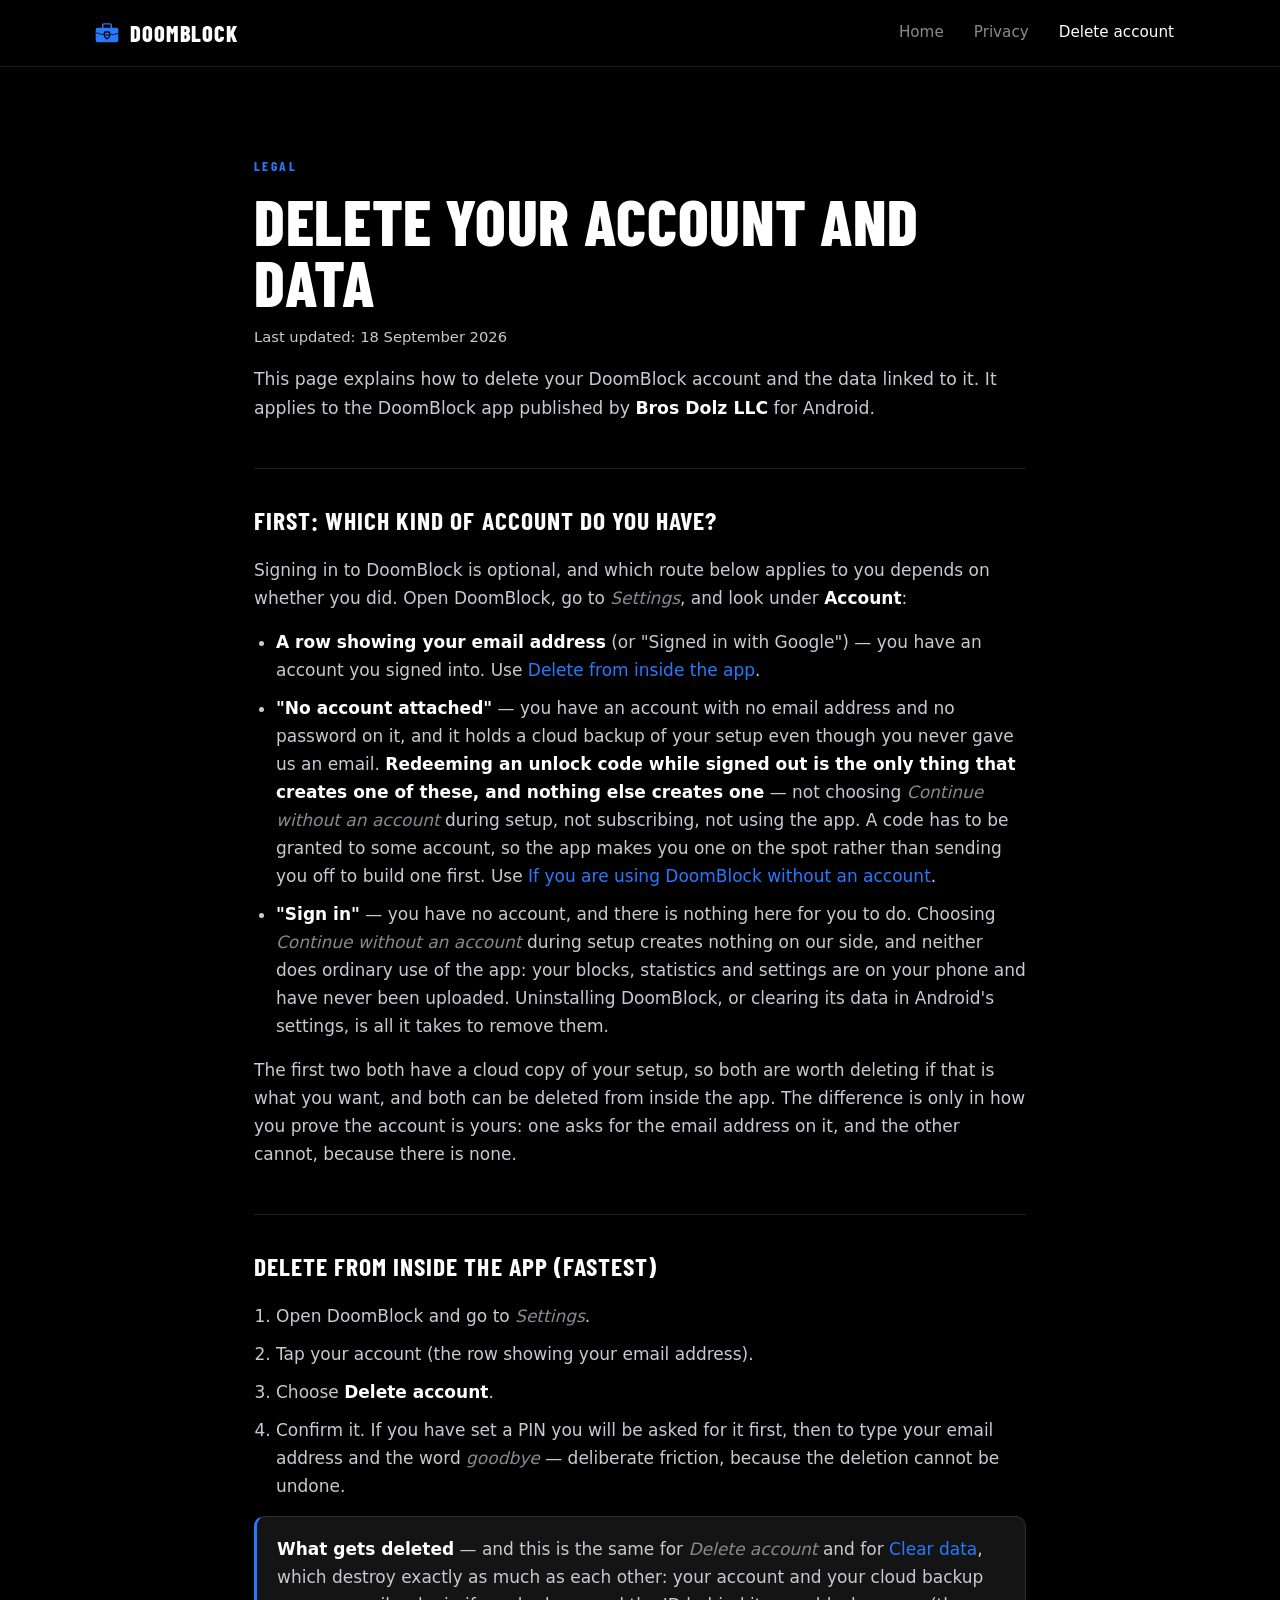
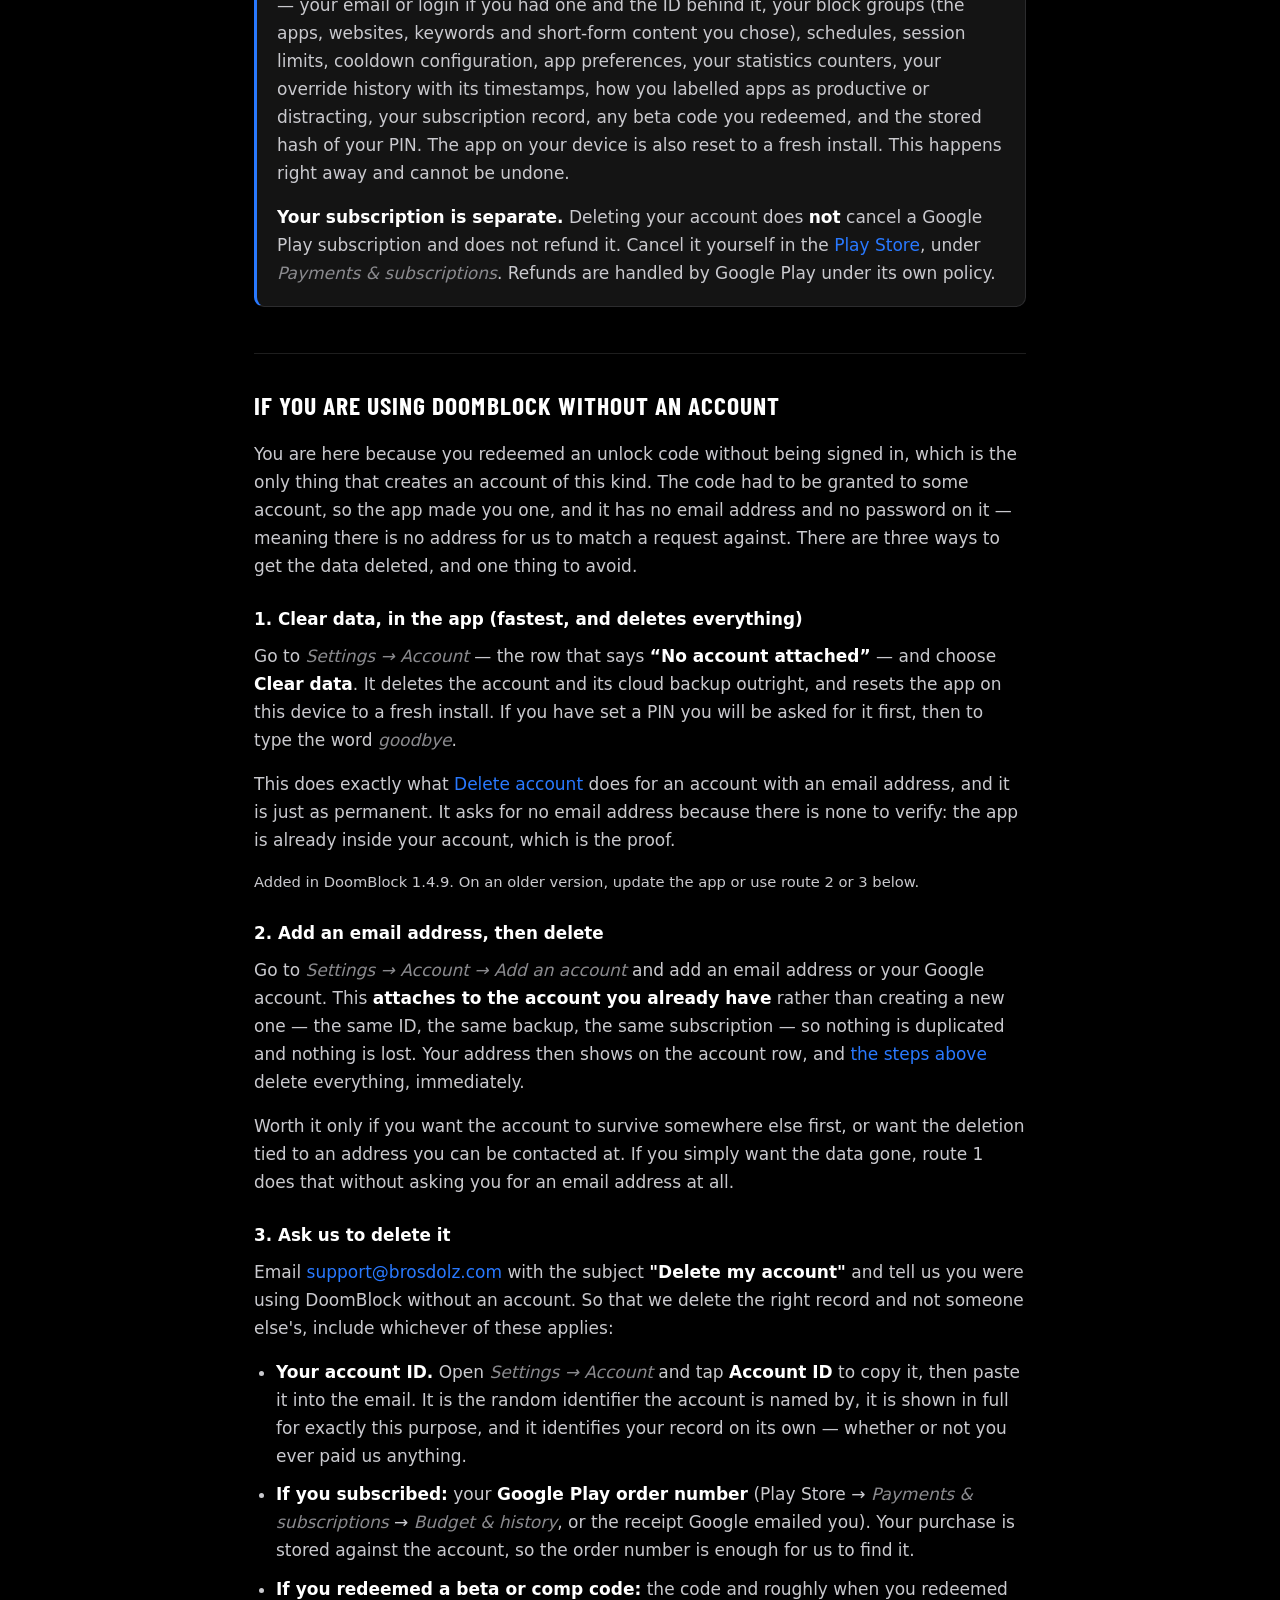
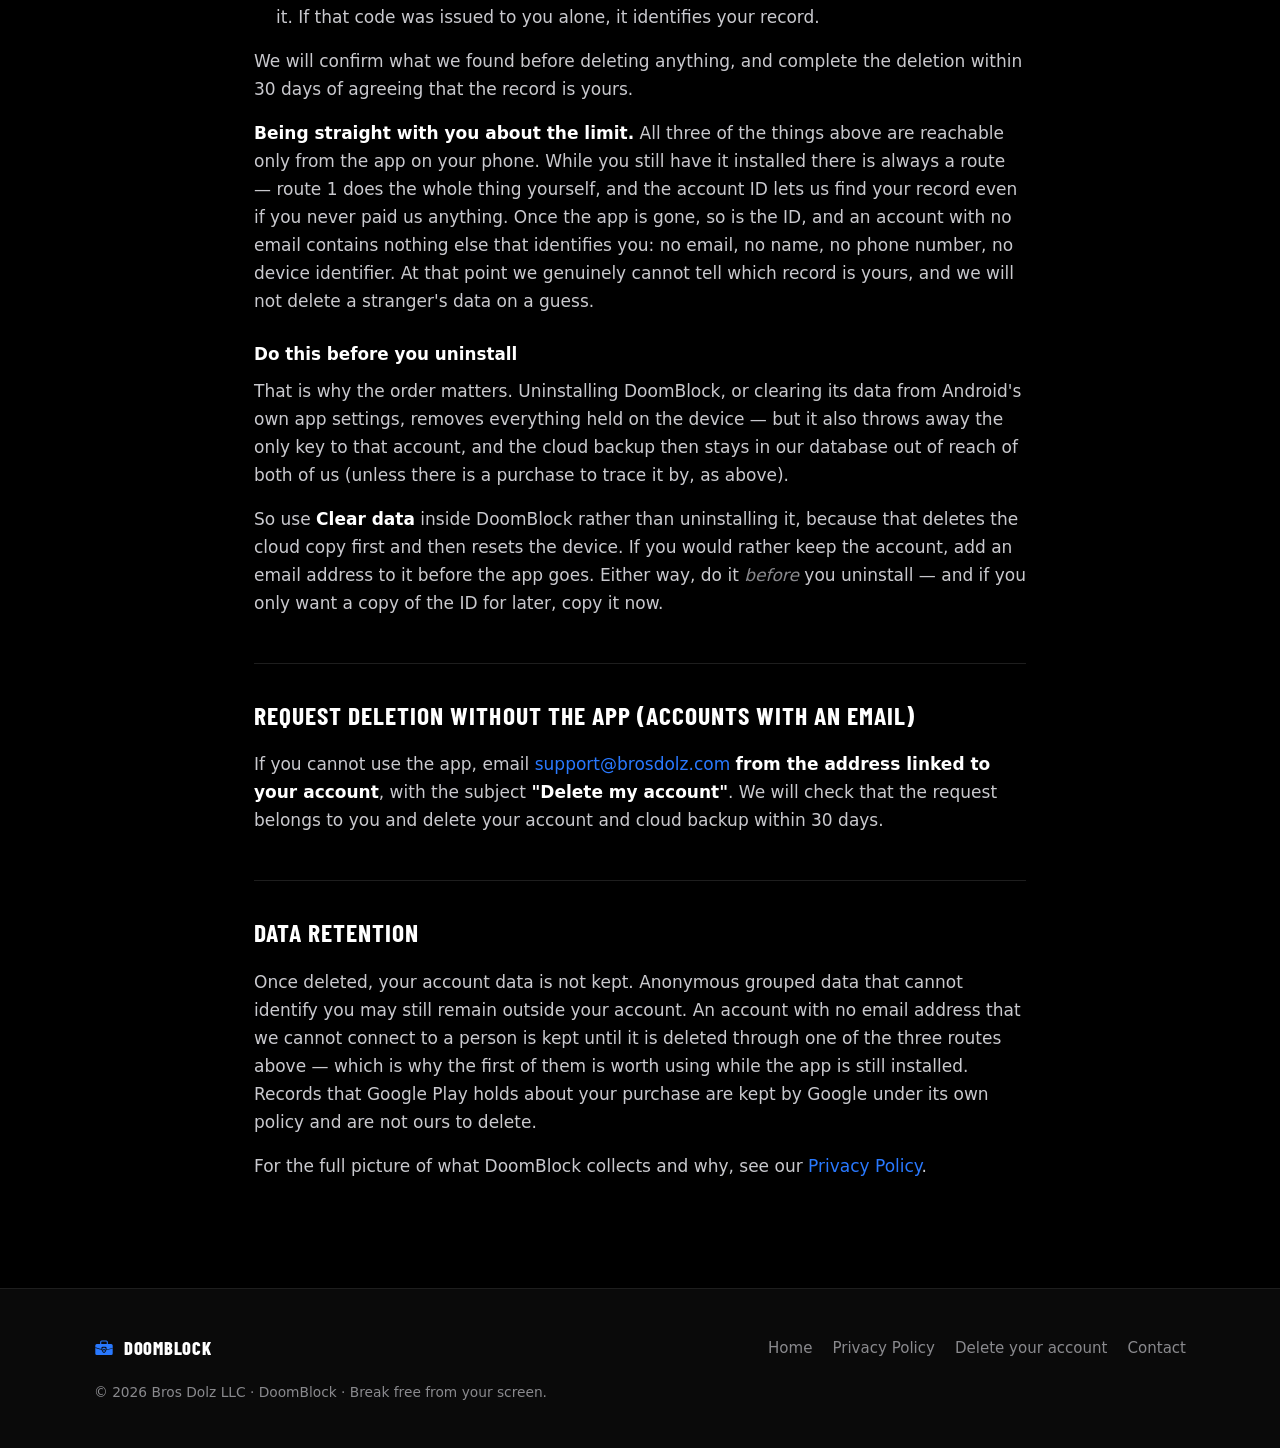
<file: account-deletion.html>
<!DOCTYPE html>
<html lang="en">
<head>
  <meta charset="utf-8">
  <meta name="viewport" content="width=device-width, initial-scale=1">
  <title>DoomBlock | Delete Your Account and Data</title>
  <meta name="description" content="How to delete your DoomBlock account and cloud backup, from inside the app or by email, and what happens to your subscription.">
  <link rel="icon" type="image/png" href="assets/icon.png">
  <link rel="apple-touch-icon" href="assets/icon.png">
  <meta name="theme-color" content="#000000">
  <link rel="stylesheet" href="assets/fonts.css">
  <link rel="stylesheet" href="assets/site.css">
</head>
<body>

<!-- The DoomBlock mark, ported from DoomLogoPainter (lib/core/widgets/doom_logo.dart).
     Simplified nav-size variant. See privacy.html for the note on why. -->
<svg width="0" height="0" style="position:absolute" aria-hidden="true" focusable="false">
  <defs>
    <mask id="db-case-sm" maskUnits="userSpaceOnUse" x="0" y="0" width="100" height="100">
      <path fill="#fff" d="M14 30 H86 A7.5 7.5 0 0 1 93.5 37.5 V78 A7.5 7.5 0 0 1 86 85.5 H14 A7.5 7.5 0 0 1 6.5 78 V37.5 A7.5 7.5 0 0 1 14 30 Z"/>
      <path fill="#000" d="M6.5 46.8 Q50 64 93.5 49.8 L93.5 52.6 Q50 66.8 6.5 49.6 Z"/>
      <path fill="#000" d="M37 50.5 Q37 43.4 44.3 43.4 H55.7 Q63 43.4 63 50.5 C63 63.5 59.6 70.6 50 75.4 C40.4 70.6 37 63.5 37 50.5 Z"/>
    </mask>
    <mask id="db-badge-mask-sm" maskUnits="userSpaceOnUse" x="0" y="0" width="100" height="100">
      <path fill="#fff" d="M48.75 50 H51.25 A6 6 0 0 1 57.25 56 V57 A6 6 0 0 1 51.25 63 H48.75 A6 6 0 0 1 42.75 57 V56 A6 6 0 0 1 48.75 50 Z"/>
      <path fill="#fff" d="M45.35 61.5 H54.65 V66.5 H45.35 Z"/>
      <ellipse fill="#000" cx="46.72" cy="57.75" rx="2.58" ry="2.8" transform="rotate(9.74 46.72 57.75)"/>
      <ellipse fill="#000" cx="53.28" cy="57.75" rx="2.58" ry="2.8" transform="rotate(-9.74 53.28 57.75)"/>
    </mask>
    <symbol id="db-mark-sm" viewBox="0 0 100 100">
      <path d="M33.5 32.5 V20.5 Q33.5 15 39 15 H61 Q66.5 15 66.5 20.5 V32.5" fill="none" stroke="currentColor" stroke-width="5.5"/>
      <rect width="100" height="100" fill="currentColor" mask="url(#db-case-sm)"/>
      <g transform="translate(50 58.25) scale(1.18) translate(-50 -58.25)">
        <rect width="100" height="100" fill="currentColor" mask="url(#db-badge-mask-sm)"/>
      </g>
    </symbol>
  </defs>
</svg>

<header>
  <nav class="wrap nav">
    <a class="brand" href="index.html" aria-label="DoomBlock home">
      <svg class="mark" viewBox="0 0 100 100" width="26" height="26" aria-hidden="true"><use href="#db-mark-sm"/></svg>
      DoomBlock
    </a>
    <div class="nav-links">
      <a href="index.html">Home</a>
      <a href="privacy.html">Privacy</a>
      <a class="active" href="account-deletion.html">Delete account</a>
    </div>
  </nav>
</header>

<main class="wrap doc">
  <span class="eyebrow">Legal</span>
  <h1>Delete Your Account and Data</h1>
  <p class="updated">Last updated: 18 September 2026</p>

  <p class="lead">
    This page explains how to delete your DoomBlock account and the data linked
    to it. It applies to the DoomBlock app published by
    <strong>Bros Dolz LLC</strong> for Android.
  </p>

  <h2>First: which kind of account do you have?</h2>
  <p>
    Signing in to DoomBlock is optional, and which route below applies to you
    depends on whether you did. Open DoomBlock, go to <em>Settings</em>, and look
    under <strong>Account</strong>:
  </p>
  <ul>
    <li>
      <strong>A row showing your email address</strong> (or "Signed in with
      Google") &mdash; you have an account you signed into. Use
      <a href="#in-app">Delete from inside the app</a>.
    </li>
    <li>
      <strong>"No account attached"</strong> &mdash; you have an account with no
      email address and no password on it, and it holds a cloud backup of your
      setup even though you never gave us an email.
      <strong>Redeeming an unlock code while signed out is the only thing that
      creates one of these, and nothing else creates one</strong> &mdash; not
      choosing <em>Continue without an account</em> during setup, not
      subscribing, not using the app. A code has to be granted to some account,
      so the app makes you one on the spot rather than sending you off to build
      one first. Use
      <a href="#no-account">If you are using DoomBlock without an account</a>.
    </li>
    <li>
      <strong>"Sign in"</strong> &mdash; you have no account, and there is
      nothing here for you to do. Choosing <em>Continue without an account</em>
      during setup creates nothing on our side, and neither does ordinary use of
      the app: your blocks, statistics and settings are on your phone and have
      never been uploaded. Uninstalling DoomBlock, or clearing its data in
      Android's settings, is all it takes to remove them.
    </li>
  </ul>
  <p>
    The first two both have a cloud copy of your setup, so both are worth
    deleting if that is what you want, and both can be deleted from inside the
    app. The difference is only in how you prove the account is yours: one asks
    for the email address on it, and the other cannot, because there is none.
  </p>

  <h2 id="in-app">Delete from inside the app (fastest)</h2>
  <ol>
    <li>Open DoomBlock and go to <em>Settings</em>.</li>
    <li>Tap your account (the row showing your email address).</li>
    <li>Choose <strong>Delete account</strong>.</li>
    <li>
      Confirm it. If you have set a PIN you will be asked for it first, then to
      type your email address and the word <em>goodbye</em> &mdash; deliberate
      friction, because the deletion cannot be undone.
    </li>
  </ol>
  <div class="callout">
    <p>
      <strong>What gets deleted</strong> &mdash; and this is the same for
      <em>Delete account</em> and for <a href="#no-account">Clear data</a>,
      which destroy exactly as much as each other: your account and your cloud
      backup &mdash; your email or login if you had one and the ID behind it,
      your block groups (the apps, websites, keywords and short-form content you
      chose), schedules, session limits, cooldown configuration, app
      preferences, your statistics counters, your override history with its
      timestamps, how you labelled apps as productive or distracting, your
      subscription record, any beta code you redeemed, and the stored hash of
      your PIN. The app on your device is also reset to a fresh install. This
      happens right away and cannot be undone.
    </p>
    <p>
      <strong>Your subscription is separate.</strong> Deleting your account does
      <strong>not</strong> cancel a Google Play subscription and does not refund
      it. Cancel it yourself in the
      <a href="https://play.google.com/store/account/subscriptions">Play Store</a>,
      under <em>Payments &amp; subscriptions</em>. Refunds are handled by Google
      Play under its own policy.
    </p>
  </div>

  <h2 id="no-account">If you are using DoomBlock without an account</h2>
  <p>
    You are here because you redeemed an unlock code without being signed in,
    which is the only thing that creates an account of this kind. The code had to
    be granted to some account, so the app made you one, and it has no email
    address and no password on it &mdash; meaning there is no address for us to
    match a request against. There are three ways to get the data deleted, and
    one thing to avoid.
  </p>

  <h3>1. Clear data, in the app (fastest, and deletes everything)</h3>
  <p>
    Go to <em>Settings &rarr; Account</em> &mdash; the row that says
    <strong>&ldquo;No account attached&rdquo;</strong> &mdash; and choose
    <strong>Clear data</strong>. It deletes the account and its cloud backup
    outright, and resets the app on this device to a fresh install. If you have
    set a PIN you will be asked for it first, then to type the word
    <em>goodbye</em>.
  </p>
  <p>
    This does exactly what <a href="#in-app">Delete account</a> does for an
    account with an email address, and it is just as permanent. It asks for no
    email address because there is none to verify: the app is already inside
    your account, which is the proof.
  </p>
  <p class="updated" style="margin-bottom:0">
    Added in DoomBlock 1.4.9. On an older version, update the app or use route
    2 or 3 below.
  </p>

  <h3>2. Add an email address, then delete</h3>
  <p>
    Go to <em>Settings &rarr; Account &rarr; Add an account</em> and add an
    email address or your Google account. This
    <strong>attaches to the account you already have</strong> rather than
    creating a new one &mdash; the same ID, the same backup, the same
    subscription &mdash; so nothing is duplicated and nothing is lost. Your
    address then shows on the account row, and
    <a href="#in-app">the steps above</a> delete everything, immediately.
  </p>
  <p>
    Worth it only if you want the account to survive somewhere else first, or
    want the deletion tied to an address you can be contacted at. If you simply
    want the data gone, route 1 does that without asking you for an email
    address at all.
  </p>

  <h3>3. Ask us to delete it</h3>
  <p>
    Email <a href="mailto:support@brosdolz.com">support@brosdolz.com</a> with the
    subject <strong>"Delete my account"</strong> and tell us you were using
    DoomBlock without an account. So that we delete the right record and not
    someone else's, include whichever of these applies:
  </p>
  <ul>
    <li>
      <strong>Your account ID.</strong> Open <em>Settings &rarr; Account</em>
      and tap <strong>Account ID</strong> to copy it, then paste it into the
      email. It is the random identifier the account is named by, it is shown in
      full for exactly this purpose, and it identifies your record on its own
      &mdash; whether or not you ever paid us anything.
    </li>
    <li>
      <strong>If you subscribed:</strong> your <strong>Google Play order
      number</strong> (Play Store &rarr; <em>Payments &amp; subscriptions</em>
      &rarr; <em>Budget &amp; history</em>, or the receipt Google emailed you).
      Your purchase is stored against the account, so the order number is enough
      for us to find it.
    </li>
    <li>
      <strong>If you redeemed a beta or comp code:</strong> the code and roughly
      when you redeemed it. If that code was issued to you alone, it identifies
      your record.
    </li>
  </ul>
  <p>
    We will confirm what we found before deleting anything, and complete the
    deletion within 30 days of agreeing that the record is yours.
  </p>
  <p>
    <strong>Being straight with you about the limit.</strong> All three of the
    things above are reachable only from the app on your phone. While you still
    have it installed there is always a route &mdash; route 1 does the whole
    thing yourself, and the account ID lets us find your record even if you
    never paid us anything. Once the app is gone, so is the ID, and an account
    with no email contains nothing else that identifies you: no email, no name,
    no phone number, no device identifier. At that point we genuinely cannot
    tell which record is yours, and we will not delete a stranger's data on a
    guess.
  </p>

  <h3>Do this before you uninstall</h3>
  <p>
    That is why the order matters. Uninstalling DoomBlock, or clearing its data
    from Android's own app settings, removes everything held on the device
    &mdash; but it also throws away the only key to that account, and the cloud
    backup then stays in our database out of reach of both of us (unless there
    is a purchase to trace it by, as above).
  </p>
  <p>
    So use <strong>Clear data</strong> inside DoomBlock rather than uninstalling
    it, because that deletes the cloud copy first and then resets the device. If
    you would rather keep the account, add an email address to it before the app
    goes. Either way, do it <em>before</em> you uninstall &mdash; and if you
    only want a copy of the ID for later, copy it now.
  </p>

  <h2>Request deletion without the app (accounts with an email)</h2>
  <p>
    If you cannot use the app, email
    <a href="mailto:support@brosdolz.com">support@brosdolz.com</a> <strong>from
    the address linked to your account</strong>, with the subject
    <strong>"Delete my account"</strong>. We will check that the request belongs
    to you and delete your account and cloud backup within 30 days.
  </p>

  <h2>Data retention</h2>
  <p>
    Once deleted, your account data is not kept. Anonymous grouped data that
    cannot identify you may still remain outside your account. An account with no
    email address that we cannot connect to a person is kept until it is deleted
    through one of the three routes above &mdash; which is why the first of them
    is worth using while the app is still installed. Records that Google Play
    holds about your purchase are kept by Google under its own policy and are not
    ours to delete.
  </p>
  <p>
    For the full picture of what DoomBlock collects and why, see our
    <a href="privacy.html">Privacy Policy</a>.
  </p>
</main>

<footer>
  <div class="wrap foot-grid">
    <a class="brand" href="index.html" style="font-size:1.15rem;">
      <svg class="mark" viewBox="0 0 100 100" width="20" height="20" aria-hidden="true"><use href="#db-mark-sm"/></svg>
      DoomBlock
    </a>
    <div class="foot-links">
      <a href="index.html">Home</a>
      <a href="privacy.html">Privacy Policy</a>
      <a href="account-deletion.html">Delete your account</a>
      <a href="mailto:support@brosdolz.com">Contact</a>
    </div>
    <p class="foot-note">&copy; <span id="year">2026</span> Bros Dolz LLC &middot; DoomBlock &middot; Break free from your screen.</p>
  </div>
</footer>

<script>document.getElementById("year").textContent = new Date().getFullYear();</script>
</body>
</html>
</file>
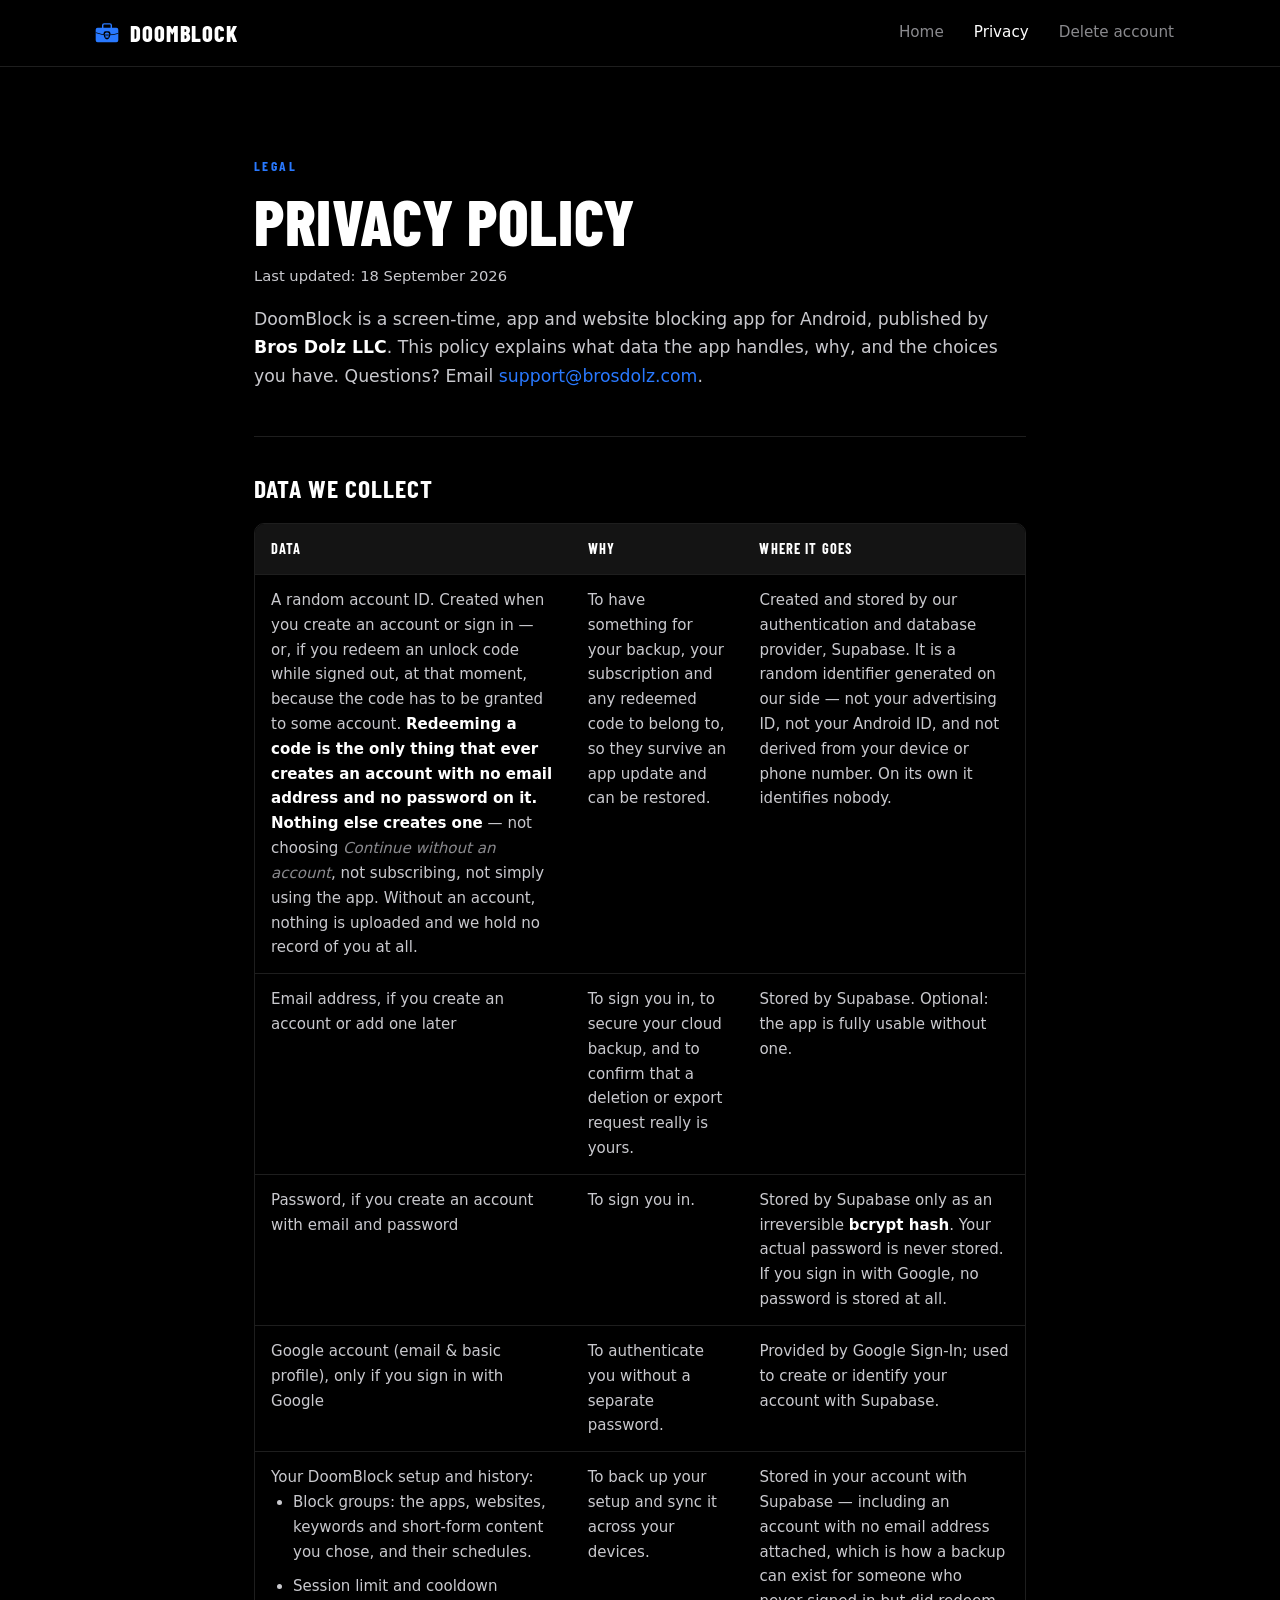
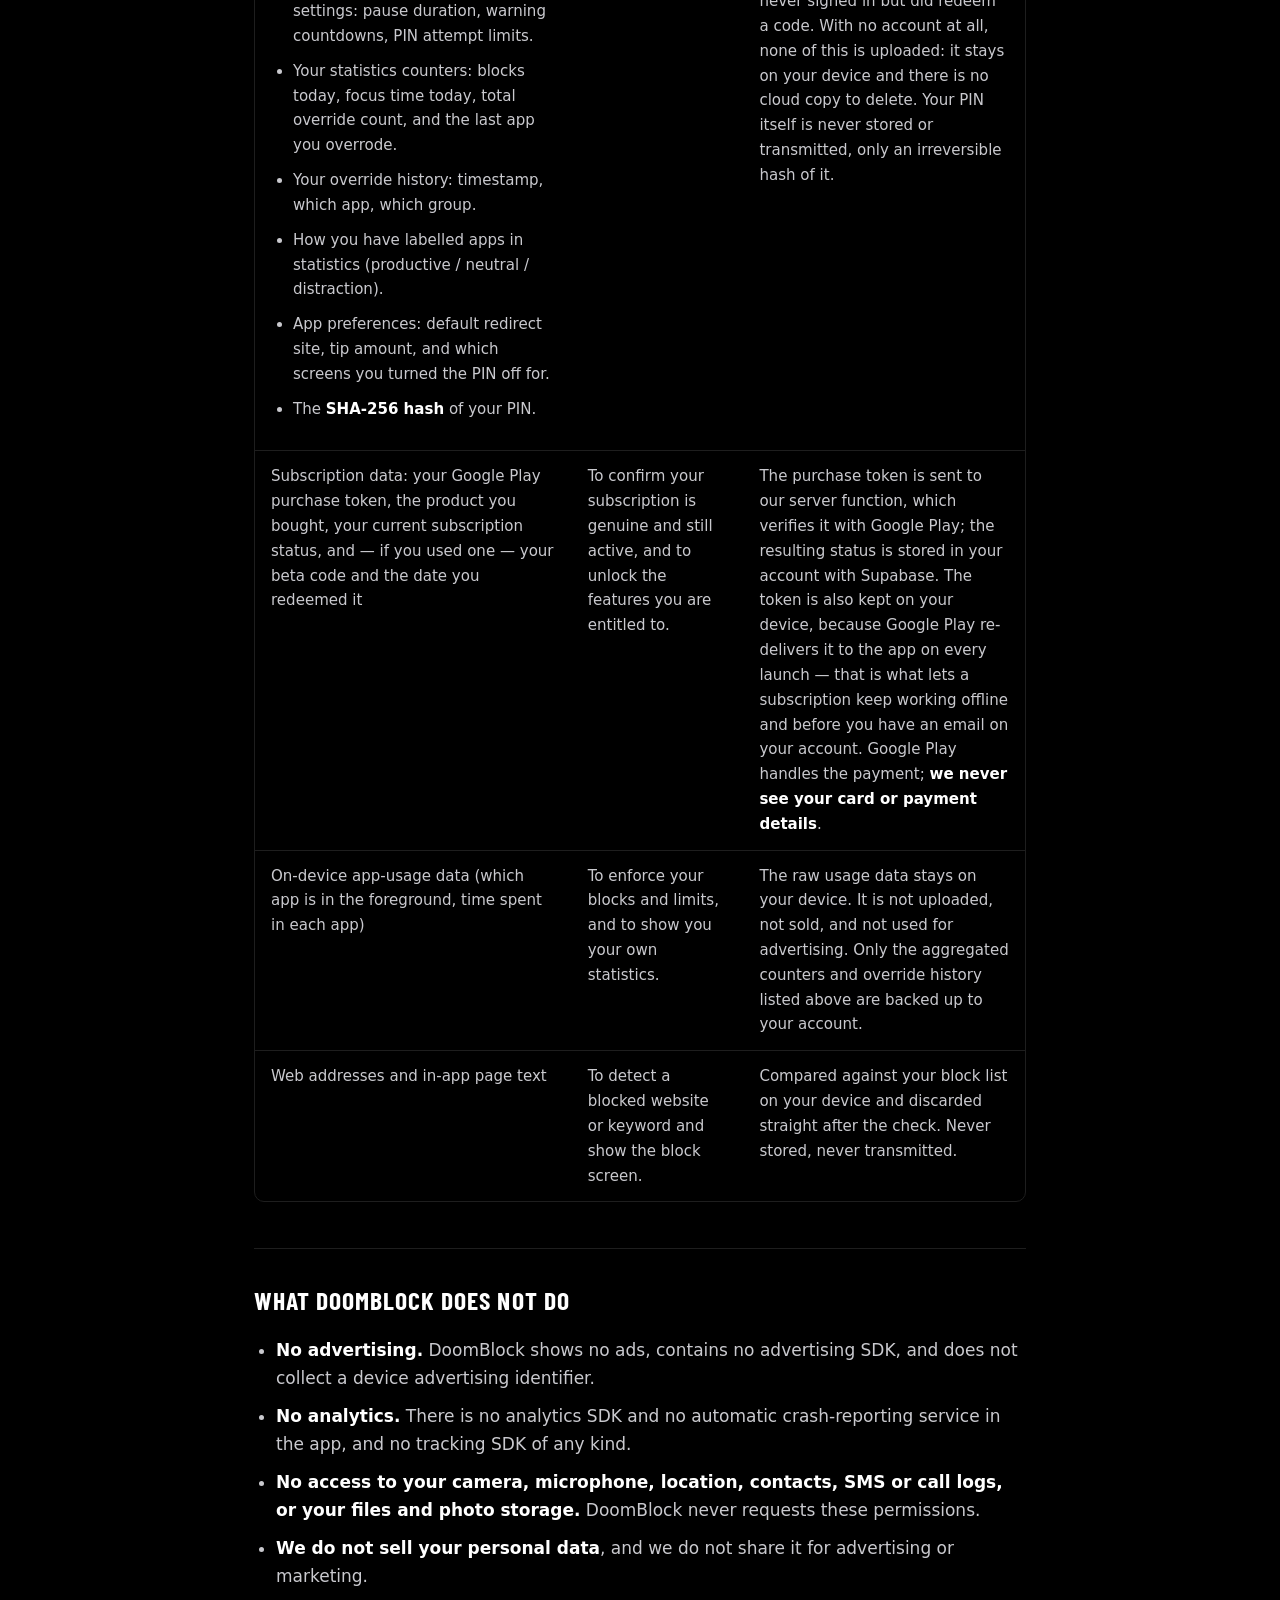
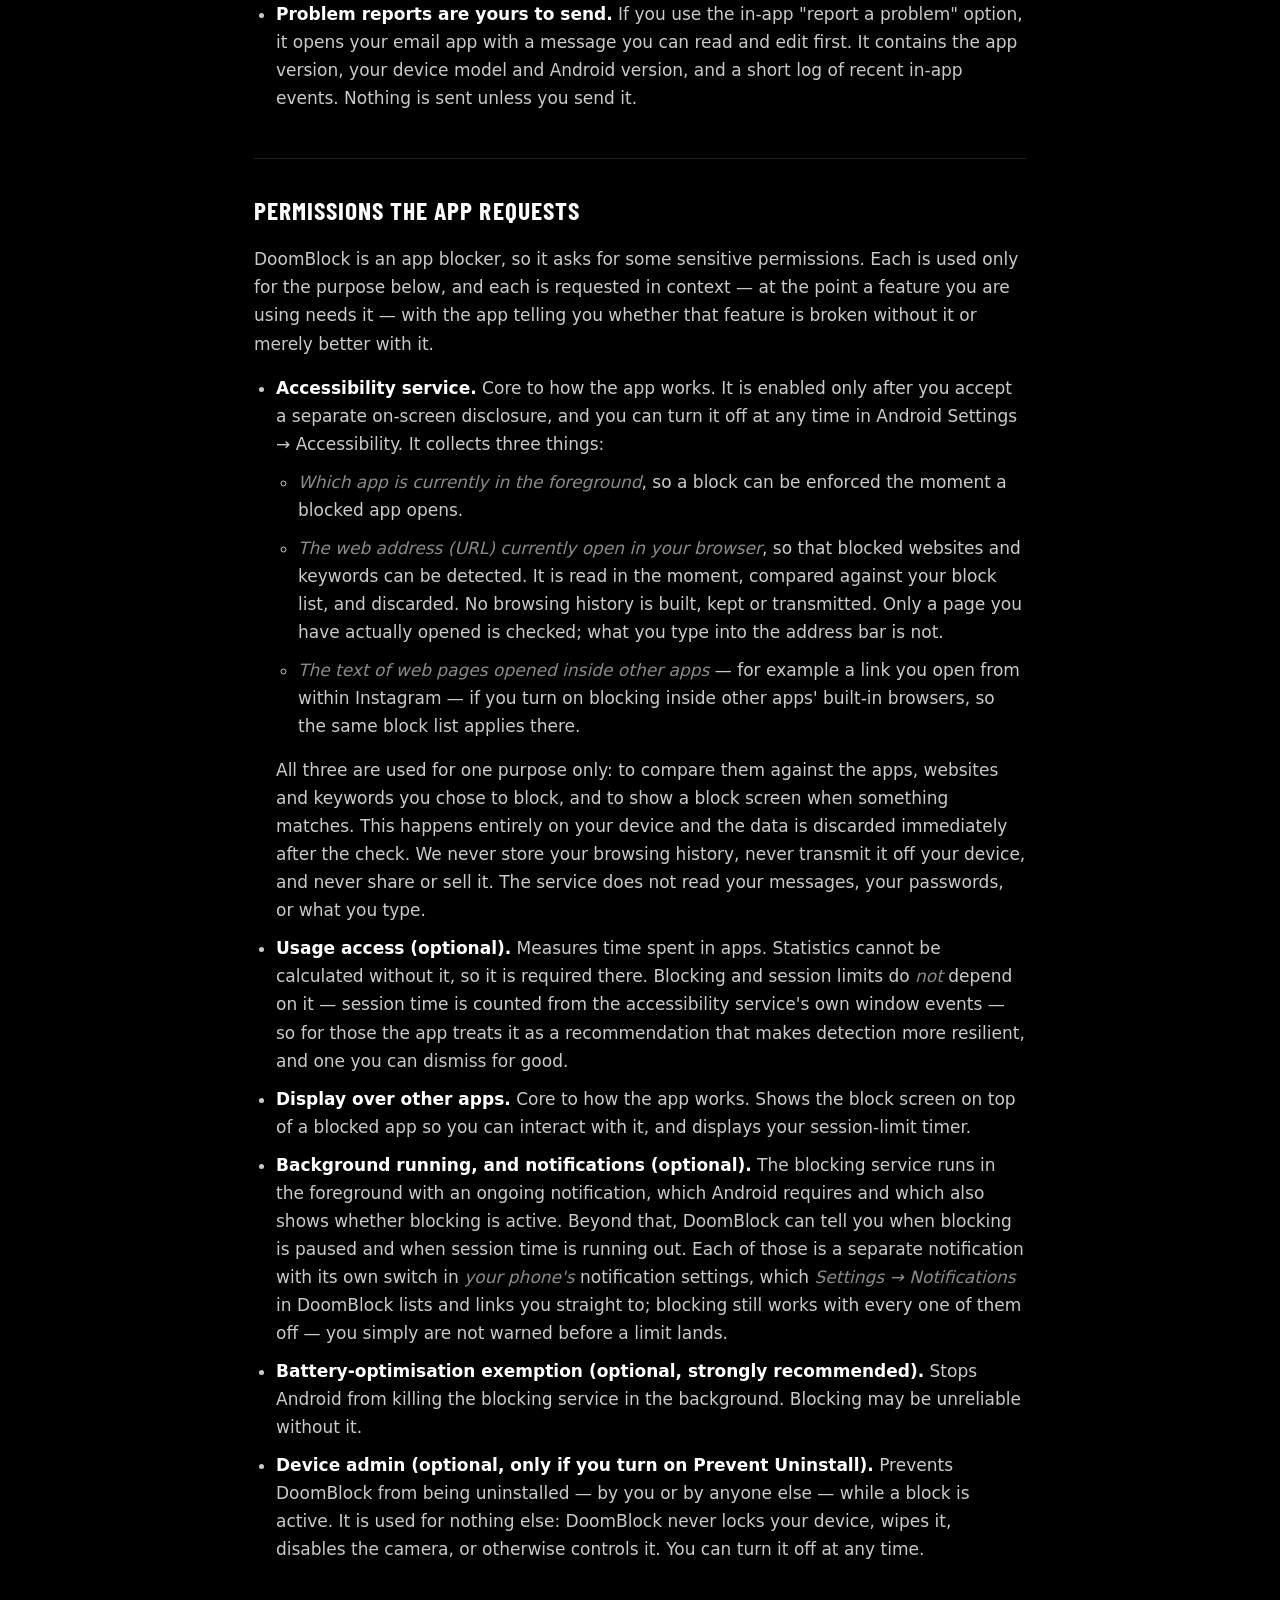
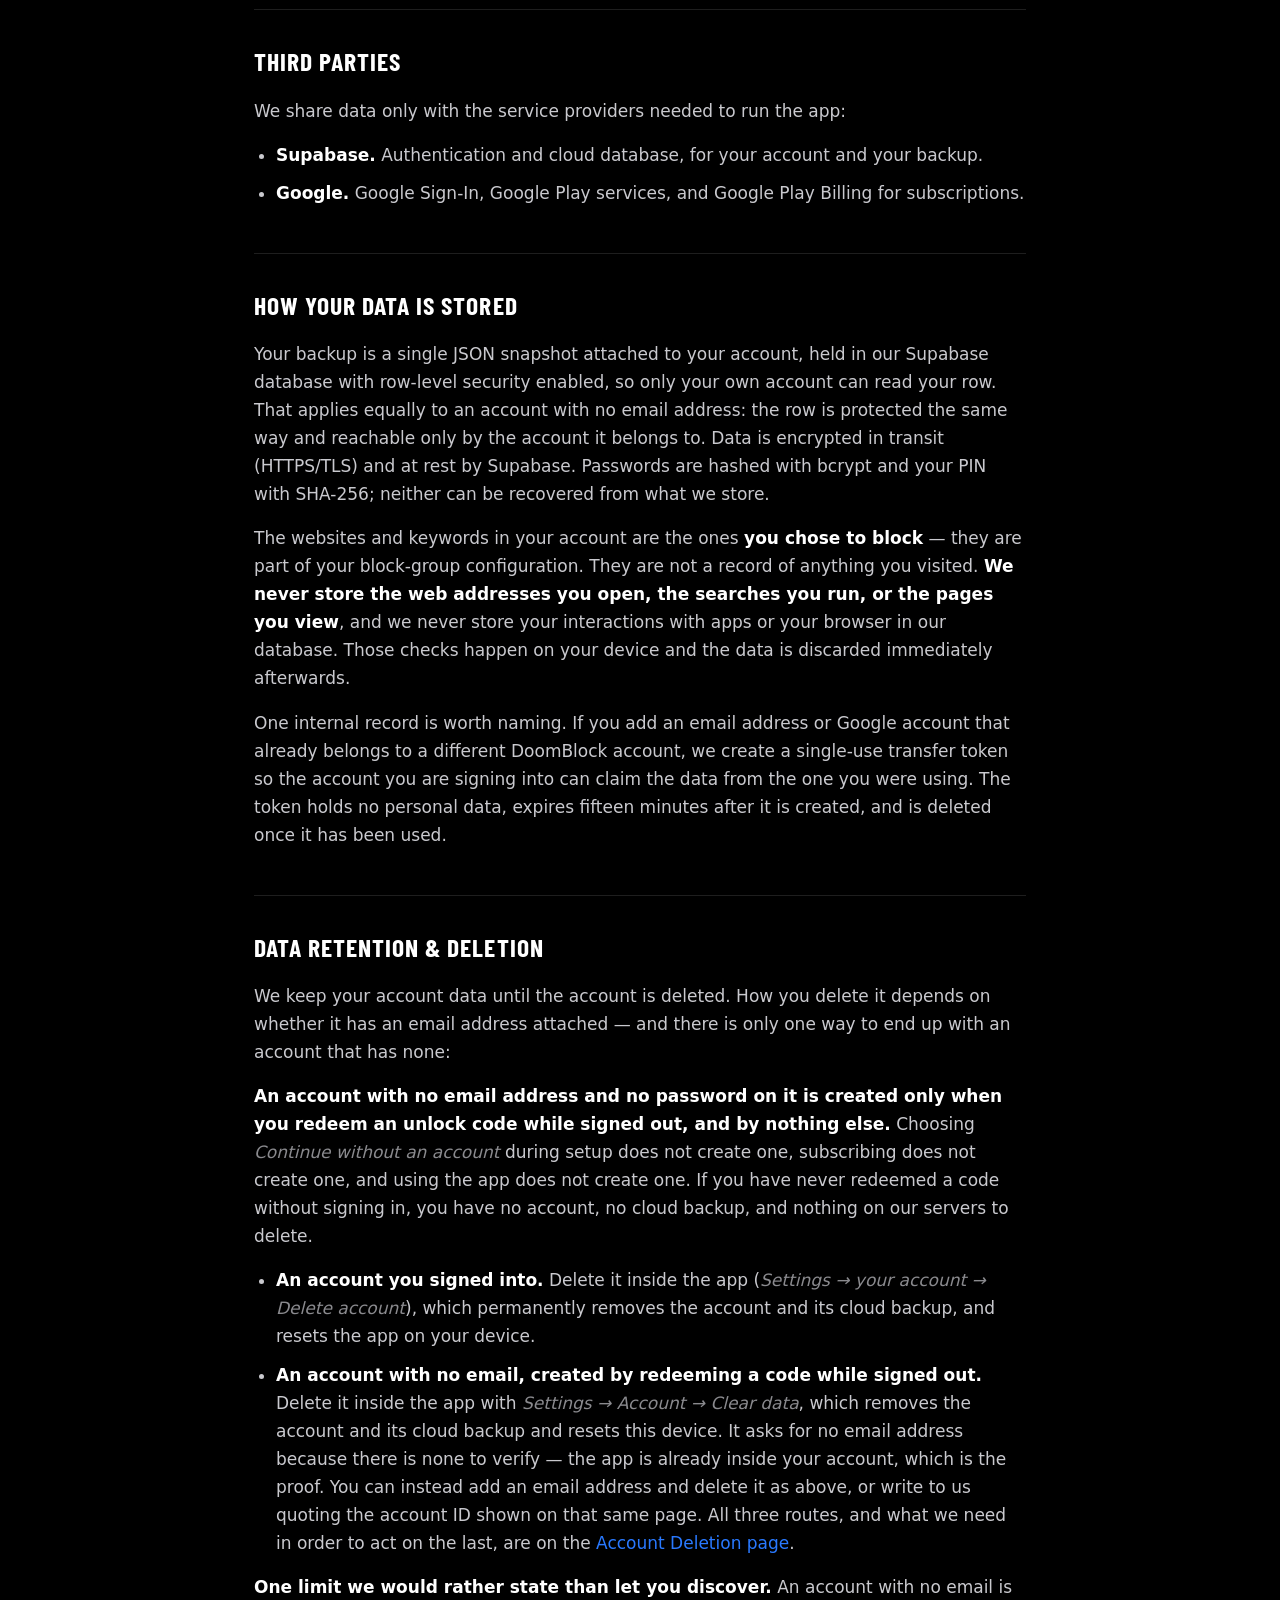
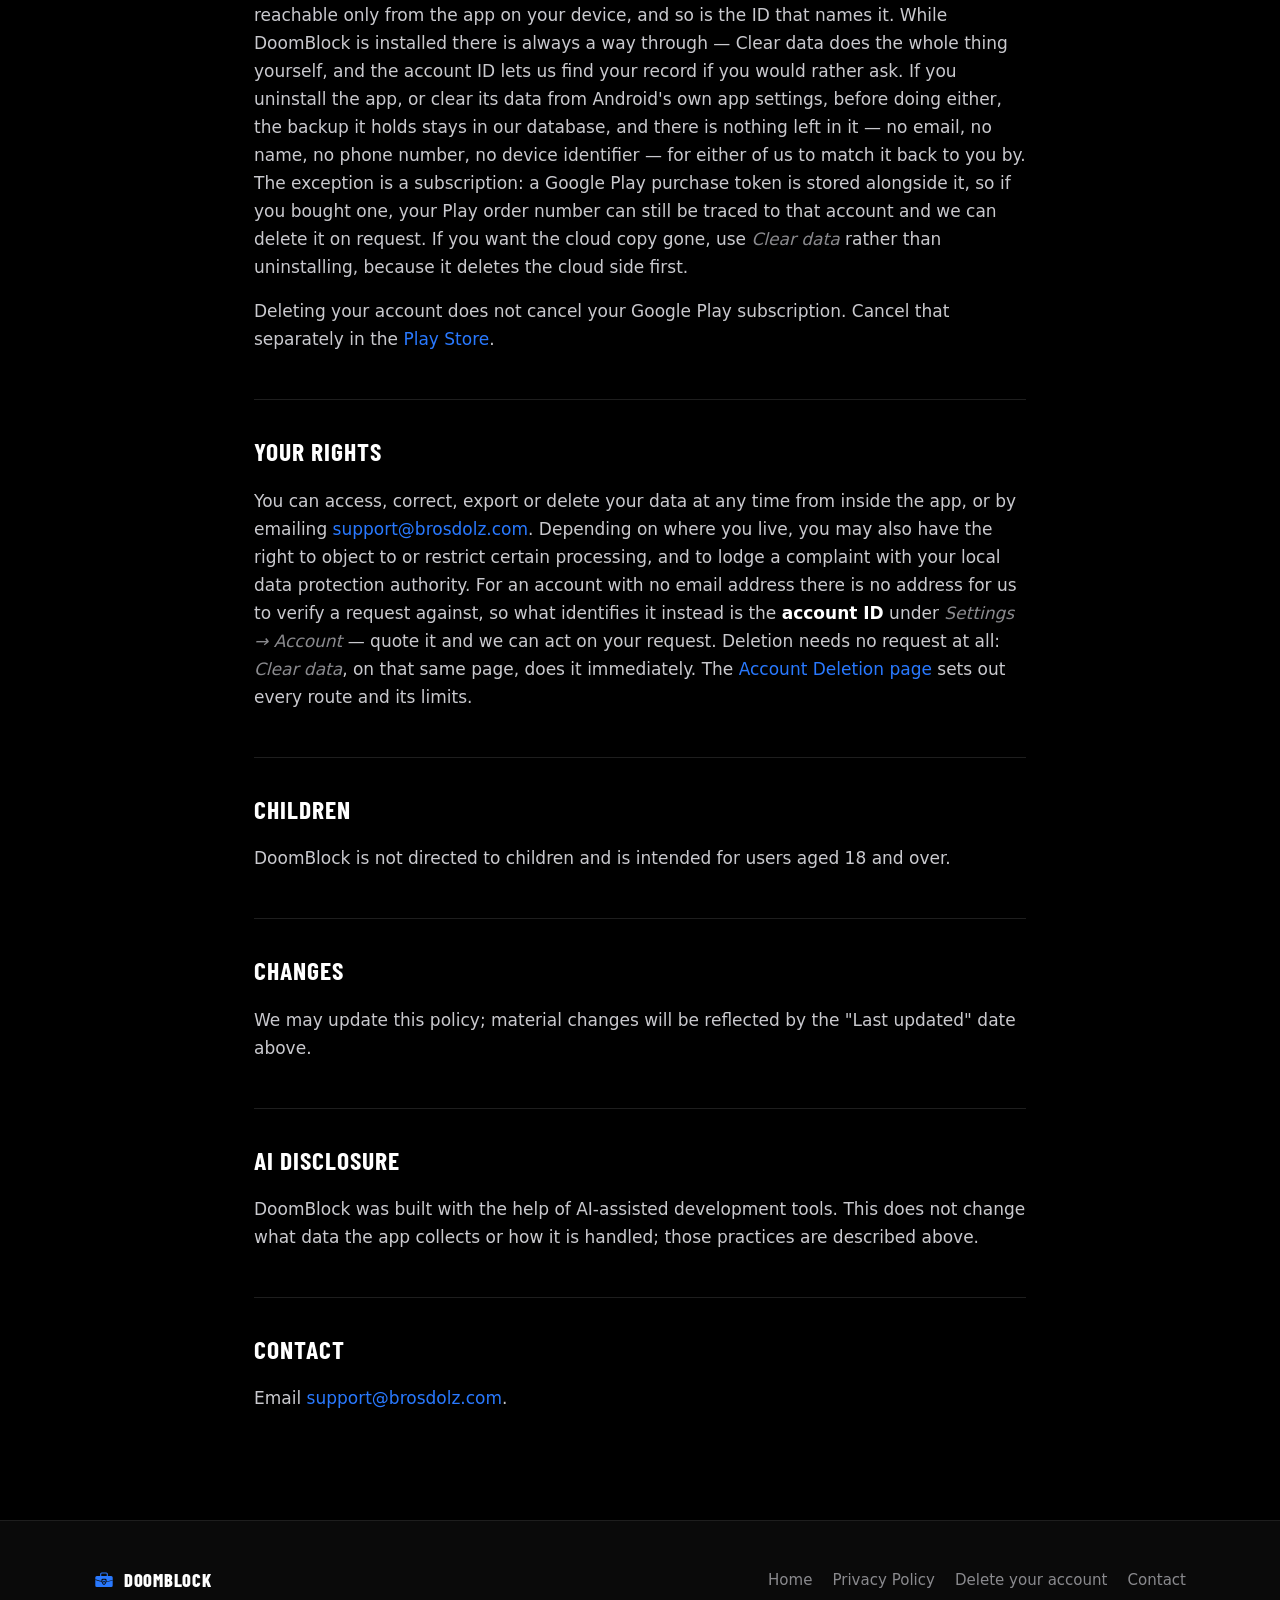
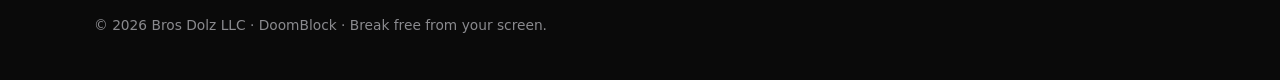
<file: privacy.html>
<!DOCTYPE html>
<html lang="en">
<head>
  <meta charset="utf-8">
  <meta name="viewport" content="width=device-width, initial-scale=1">
  <title>DoomBlock | Privacy Policy</title>
  <meta name="description" content="How DoomBlock handles your data: accounts, cloud backup, subscriptions, the permissions it asks for, and how to delete everything.">
  <link rel="icon" type="image/png" href="assets/icon.png">
  <link rel="apple-touch-icon" href="assets/icon.png">
  <meta name="theme-color" content="#000000">
  <link rel="stylesheet" href="assets/fonts.css">
  <link rel="stylesheet" href="assets/site.css">
</head>
<body>

<!-- The DoomBlock mark, ported from DoomLogoPainter (lib/core/widgets/doom_logo.dart).
     These pages only ever draw it at nav size, so this is the simplified variant:
     case, handle, flap, crest and sockets, without the straps, corner brackets,
     teeth and keyhole that smudge below about 32px. -->
<svg width="0" height="0" style="position:absolute" aria-hidden="true" focusable="false">
  <defs>
    <mask id="db-case-sm" maskUnits="userSpaceOnUse" x="0" y="0" width="100" height="100">
      <path fill="#fff" d="M14 30 H86 A7.5 7.5 0 0 1 93.5 37.5 V78 A7.5 7.5 0 0 1 86 85.5 H14 A7.5 7.5 0 0 1 6.5 78 V37.5 A7.5 7.5 0 0 1 14 30 Z"/>
      <path fill="#000" d="M6.5 46.8 Q50 64 93.5 49.8 L93.5 52.6 Q50 66.8 6.5 49.6 Z"/>
      <path fill="#000" d="M37 50.5 Q37 43.4 44.3 43.4 H55.7 Q63 43.4 63 50.5 C63 63.5 59.6 70.6 50 75.4 C40.4 70.6 37 63.5 37 50.5 Z"/>
    </mask>
    <mask id="db-badge-mask-sm" maskUnits="userSpaceOnUse" x="0" y="0" width="100" height="100">
      <path fill="#fff" d="M48.75 50 H51.25 A6 6 0 0 1 57.25 56 V57 A6 6 0 0 1 51.25 63 H48.75 A6 6 0 0 1 42.75 57 V56 A6 6 0 0 1 48.75 50 Z"/>
      <path fill="#fff" d="M45.35 61.5 H54.65 V66.5 H45.35 Z"/>
      <ellipse fill="#000" cx="46.72" cy="57.75" rx="2.58" ry="2.8" transform="rotate(9.74 46.72 57.75)"/>
      <ellipse fill="#000" cx="53.28" cy="57.75" rx="2.58" ry="2.8" transform="rotate(-9.74 53.28 57.75)"/>
    </mask>
    <symbol id="db-mark-sm" viewBox="0 0 100 100">
      <path d="M33.5 32.5 V20.5 Q33.5 15 39 15 H61 Q66.5 15 66.5 20.5 V32.5" fill="none" stroke="currentColor" stroke-width="5.5"/>
      <rect width="100" height="100" fill="currentColor" mask="url(#db-case-sm)"/>
      <g transform="translate(50 58.25) scale(1.18) translate(-50 -58.25)">
        <rect width="100" height="100" fill="currentColor" mask="url(#db-badge-mask-sm)"/>
      </g>
    </symbol>
  </defs>
</svg>

<header>
  <nav class="wrap nav">
    <a class="brand" href="index.html" aria-label="DoomBlock home">
      <svg class="mark" viewBox="0 0 100 100" width="26" height="26" aria-hidden="true"><use href="#db-mark-sm"/></svg>
      DoomBlock
    </a>
    <div class="nav-links">
      <a href="index.html">Home</a>
      <a class="active" href="privacy.html">Privacy</a>
      <a href="account-deletion.html">Delete account</a>
    </div>
  </nav>
</header>

<main class="wrap doc">
  <span class="eyebrow">Legal</span>
  <h1>Privacy Policy</h1>
  <p class="updated">Last updated: 18 September 2026</p>

  <p class="lead">
    DoomBlock is a screen-time, app and website blocking app for Android,
    published by <strong>Bros Dolz LLC</strong>. This policy explains what data
    the app handles, why, and the choices you have. Questions? Email
    <a href="mailto:support@brosdolz.com">support@brosdolz.com</a>.
  </p>

  <h2>Data we collect</h2>
  <div class="table-wrap">
    <table>
      <thead>
        <tr><th>Data</th><th>Why</th><th>Where it goes</th></tr>
      </thead>
      <tbody>
        <tr>
          <td>A random account ID. Created when you create an account or sign in &mdash; or, if you redeem an unlock code while signed out, at that moment, because the code has to be granted to some account. <strong>Redeeming a code is the only thing that ever creates an account with no email address and no password on it. Nothing else creates one</strong> &mdash; not choosing <em>Continue without an account</em>, not subscribing, not simply using the app. Without an account, nothing is uploaded and we hold no record of you at all.</td>
          <td>To have something for your backup, your subscription and any redeemed code to belong to, so they survive an app update and can be restored.</td>
          <td>Created and stored by our authentication and database provider, Supabase. It is a random identifier generated on our side &mdash; not your advertising ID, not your Android ID, and not derived from your device or phone number. On its own it identifies nobody.</td>
        </tr>
        <tr>
          <td>Email address, if you create an account or add one later</td>
          <td>To sign you in, to secure your cloud backup, and to confirm that a deletion or export request really is yours.</td>
          <td>Stored by Supabase. Optional: the app is fully usable without one.</td>
        </tr>
        <tr>
          <td>Password, if you create an account with email and password</td>
          <td>To sign you in.</td>
          <td>Stored by Supabase only as an irreversible <strong>bcrypt hash</strong>. Your actual password is never stored. If you sign in with Google, no password is stored at all.</td>
        </tr>
        <tr>
          <td>Google account (email &amp; basic profile), only if you sign in with Google</td>
          <td>To authenticate you without a separate password.</td>
          <td>Provided by Google Sign-In; used to create or identify your account with Supabase.</td>
        </tr>
        <tr>
          <td>
            Your DoomBlock setup and history:
            <ul>
              <li>Block groups: the apps, websites, keywords and short-form content you chose, and their schedules.</li>
              <li>Session limit and cooldown settings: pause duration, warning countdowns, PIN attempt limits.</li>
              <li>Your statistics counters: blocks today, focus time today, total override count, and the last app you overrode.</li>
              <li>Your override history: timestamp, which app, which group.</li>
              <li>How you have labelled apps in statistics (productive / neutral / distraction).</li>
              <li>App preferences: default redirect site, tip amount, and which screens you turned the PIN off for.</li>
              <li>The <strong>SHA-256 hash</strong> of your PIN.</li>
            </ul>
          </td>
          <td>To back up your setup and sync it across your devices.</td>
          <td>Stored in your account with Supabase &mdash; including an account with no email address attached, which is how a backup can exist for someone who never signed in but did redeem a code. With no account at all, none of this is uploaded: it stays on your device and there is no cloud copy to delete. Your PIN itself is never stored or transmitted, only an irreversible hash of it.</td>
        </tr>
        <tr>
          <td>Subscription data: your Google Play purchase token, the product you bought, your current subscription status, and &mdash; if you used one &mdash; your beta code and the date you redeemed it</td>
          <td>To confirm your subscription is genuine and still active, and to unlock the features you are entitled to.</td>
          <td>The purchase token is sent to our server function, which verifies it with Google Play; the resulting status is stored in your account with Supabase. The token is also kept on your device, because Google Play re-delivers it to the app on every launch &mdash; that is what lets a subscription keep working offline and before you have an email on your account. Google Play handles the payment; <strong>we never see your card or payment details</strong>.</td>
        </tr>
        <tr>
          <td>On-device app-usage data (which app is in the foreground, time spent in each app)</td>
          <td>To enforce your blocks and limits, and to show you your own statistics.</td>
          <td>The raw usage data stays on your device. It is not uploaded, not sold, and not used for advertising. Only the aggregated counters and override history listed above are backed up to your account.</td>
        </tr>
        <tr>
          <td>Web addresses and in-app page text</td>
          <td>To detect a blocked website or keyword and show the block screen.</td>
          <td>Compared against your block list on your device and discarded straight after the check. Never stored, never transmitted.</td>
        </tr>
      </tbody>
    </table>
  </div>

  <h2>What DoomBlock does not do</h2>
  <ul>
    <li><strong>No advertising.</strong> DoomBlock shows no ads, contains no advertising SDK, and does not collect a device advertising identifier.</li>
    <li><strong>No analytics.</strong> There is no analytics SDK and no automatic crash-reporting service in the app, and no tracking SDK of any kind.</li>
    <li><strong>No access to your camera, microphone, location, contacts, SMS or call logs, or your files and photo storage.</strong> DoomBlock never requests these permissions.</li>
    <li><strong>We do not sell your personal data</strong>, and we do not share it for advertising or marketing.</li>
    <li><strong>Problem reports are yours to send.</strong> If you use the in-app "report a problem" option, it opens your email app with a message you can read and edit first. It contains the app version, your device model and Android version, and a short log of recent in-app events. Nothing is sent unless you send it.</li>
  </ul>

  <h2>Permissions the app requests</h2>
  <p>
    DoomBlock is an app blocker, so it asks for some sensitive permissions. Each
    is used only for the purpose below, and each is requested in context &mdash;
    at the point a feature you are using needs it &mdash; with the app telling
    you whether that feature is broken without it or merely better with it.
  </p>
  <ul>
    <li>
      <strong>Accessibility service.</strong> Core to how the app works. It is enabled only after you accept a separate on-screen disclosure, and you can turn it off at any time in Android Settings &rarr; Accessibility. It collects three things:
      <ul>
        <li><em>Which app is currently in the foreground</em>, so a block can be enforced the moment a blocked app opens.</li>
        <li><em>The web address (URL) currently open in your browser</em>, so that blocked websites and keywords can be detected. It is read in the moment, compared against your block list, and discarded. No browsing history is built, kept or transmitted. Only a page you have actually opened is checked; what you type into the address bar is not.</li>
        <li><em>The text of web pages opened inside other apps</em> &mdash; for example a link you open from within Instagram &mdash; if you turn on blocking inside other apps' built-in browsers, so the same block list applies there.</li>
      </ul>
      All three are used for one purpose only: to compare them against the apps, websites and keywords you chose to block, and to show a block screen when something matches. This happens entirely on your device and the data is discarded immediately after the check. We never store your browsing history, never transmit it off your device, and never share or sell it. The service does not read your messages, your passwords, or what you type.
    </li>
    <li><strong>Usage access (optional).</strong> Measures time spent in apps. Statistics cannot be calculated without it, so it is required there. Blocking and session limits do <em>not</em> depend on it &mdash; session time is counted from the accessibility service's own window events &mdash; so for those the app treats it as a recommendation that makes detection more resilient, and one you can dismiss for good.</li>
    <li><strong>Display over other apps.</strong> Core to how the app works. Shows the block screen on top of a blocked app so you can interact with it, and displays your session-limit timer.</li>
    <li><strong>Background running, and notifications (optional).</strong> The blocking service runs in the foreground with an ongoing notification, which Android requires and which also shows whether blocking is active. Beyond that, DoomBlock can tell you when blocking is paused and when session time is running out. Each of those is a separate notification with its own switch in <em>your phone's</em> notification settings, which <em>Settings &rarr; Notifications</em> in DoomBlock lists and links you straight to; blocking still works with every one of them off &mdash; you simply are not warned before a limit lands.</li>
    <li><strong>Battery-optimisation exemption (optional, strongly recommended).</strong> Stops Android from killing the blocking service in the background. Blocking may be unreliable without it.</li>
    <li><strong>Device admin (optional, only if you turn on Prevent Uninstall).</strong> Prevents DoomBlock from being uninstalled &mdash; by you or by anyone else &mdash; while a block is active. It is used for nothing else: DoomBlock never locks your device, wipes it, disables the camera, or otherwise controls it. You can turn it off at any time.</li>
  </ul>

  <h2>Third parties</h2>
  <p>We share data only with the service providers needed to run the app:</p>
  <ul>
    <li><strong>Supabase.</strong> Authentication and cloud database, for your account and your backup.</li>
    <li><strong>Google.</strong> Google Sign-In, Google Play services, and Google Play Billing for subscriptions.</li>
  </ul>

  <h2>How your data is stored</h2>
  <p>
    Your backup is a single JSON snapshot attached to your account, held in our
    Supabase database with row-level security enabled, so only your own account
    can read your row. That applies equally to an account with no email address:
    the row is protected the same way and reachable only by the account it
    belongs to. Data is encrypted in transit (HTTPS/TLS) and at rest by Supabase.
    Passwords are hashed with bcrypt and your PIN with SHA-256; neither can be
    recovered from what we store.
  </p>
  <p>
    The websites and keywords in your account are the ones <strong>you chose to
    block</strong> &mdash; they are part of your block-group configuration. They
    are not a record of anything you visited. <strong>We never store the web
    addresses you open, the searches you run, or the pages you view</strong>, and
    we never store your interactions with apps or your browser in our database.
    Those checks happen on your device and the data is discarded immediately
    afterwards.
  </p>
  <p>
    One internal record is worth naming. If you add an email address or Google
    account that already belongs to a different DoomBlock account, we create a
    single-use transfer token so the account you are signing into can claim the
    data from the one you were using. The token holds no personal data, expires
    fifteen minutes after it is created, and is deleted once it has been used.
  </p>

  <h2>Data retention &amp; deletion</h2>
  <p>
    We keep your account data until the account is deleted. How you delete it
    depends on whether it has an email address attached &mdash; and there is
    only one way to end up with an account that has none:
  </p>
  <p>
    <strong>An account with no email address and no password on it is created
    only when you redeem an unlock code while signed out, and by nothing
    else.</strong> Choosing <em>Continue without an account</em> during setup
    does not create one, subscribing does not create one, and using the app does
    not create one. If you have never redeemed a code without signing in, you
    have no account, no cloud backup, and nothing on our servers to delete.
  </p>
  <ul>
    <li>
      <strong>An account you signed into.</strong> Delete it inside the app
      (<em>Settings &rarr; your account &rarr; Delete account</em>), which
      permanently removes the account and its cloud backup, and resets the app on
      your device.
    </li>
    <li>
      <strong>An account with no email, created by redeeming a code while
      signed out.</strong> Delete it inside the app with
      <em>Settings &rarr; Account &rarr; Clear data</em>, which removes the
      account and its cloud backup and resets this device. It asks for no email
      address because there is none to verify &mdash; the app is already inside
      your account, which is the proof. You can instead add an email address and
      delete it as above, or write to us quoting the account ID shown on that
      same page. All three routes, and what we need in order to act on the last,
      are on the <a href="account-deletion.html">Account Deletion page</a>.
    </li>
  </ul>
  <p>
    <strong>One limit we would rather state than let you discover.</strong> An
    account with no email is reachable only from the app on your device, and so
    is the ID that names it. While DoomBlock is installed there is always a way
    through &mdash; Clear data does the whole thing yourself, and the account ID
    lets us find your record if you would rather ask. If you uninstall the app,
    or clear its data from Android's own app settings, before doing either, the
    backup it holds stays in our database, and there is nothing left in it
    &mdash; no email, no name, no phone number, no device identifier &mdash; for
    either of us to match it back to you by. The exception is a subscription: a
    Google Play purchase token is stored alongside it, so if you bought one, your
    Play order number can still be traced to that account and we can delete it on
    request. If you want the cloud copy gone, use <em>Clear data</em> rather than
    uninstalling, because it deletes the cloud side first.
  </p>
  <p>
    Deleting your account does not cancel your Google Play subscription. Cancel
    that separately in the
    <a href="https://play.google.com/store/account/subscriptions">Play Store</a>.
  </p>

  <h2>Your rights</h2>
  <p>
    You can access, correct, export or delete your data at any time from inside
    the app, or by emailing
    <a href="mailto:support@brosdolz.com">support@brosdolz.com</a>. Depending on
    where you live, you may also have the right to object to or restrict certain
    processing, and to lodge a complaint with your local data protection
    authority. For an account with no email address there is no address for us to
    verify a request against, so what identifies it instead is the
    <strong>account ID</strong> under <em>Settings &rarr; Account</em> &mdash;
    quote it and we can act on your request. Deletion needs no request at all:
    <em>Clear data</em>, on that same page, does it immediately. The
    <a href="account-deletion.html">Account Deletion page</a> sets out every
    route and its limits.
  </p>

  <h2>Children</h2>
  <p>DoomBlock is not directed to children and is intended for users aged 18 and over.</p>

  <h2>Changes</h2>
  <p>We may update this policy; material changes will be reflected by the "Last updated" date above.</p>

  <h2>AI disclosure</h2>
  <p>
    DoomBlock was built with the help of AI-assisted development tools. This
    does not change what data the app collects or how it is handled; those
    practices are described above.
  </p>

  <h2>Contact</h2>
  <p>Email <a href="mailto:support@brosdolz.com">support@brosdolz.com</a>.</p>
</main>

<footer>
  <div class="wrap foot-grid">
    <a class="brand" href="index.html" style="font-size:1.15rem;">
      <svg class="mark" viewBox="0 0 100 100" width="20" height="20" aria-hidden="true"><use href="#db-mark-sm"/></svg>
      DoomBlock
    </a>
    <div class="foot-links">
      <a href="index.html">Home</a>
      <a href="privacy.html">Privacy Policy</a>
      <a href="account-deletion.html">Delete your account</a>
      <a href="mailto:support@brosdolz.com">Contact</a>
    </div>
    <p class="foot-note">&copy; <span id="year">2026</span> Bros Dolz LLC &middot; DoomBlock &middot; Break free from your screen.</p>
  </div>
</footer>

<script>document.getElementById("year").textContent = new Date().getFullYear();</script>
</body>
</html>
</file>
<file: assets/fonts.css>
/* Barlow Condensed, DoomBlock's display face and the same family the app bundles
   (see pubspec.yaml). Embedded as data URIs so the brand type renders
   everywhere (hosted, offline, or opened straight from disk) with no
   external font dependency and no flash of a fallback face.

   Only the two display weights are here. Body copy uses the system stack;
   Barlow Condensed is for headings, numerals, and the mark. */
@font-face { font-family: "Barlow Condensed"; font-style: normal; font-weight: 700; font-display: swap; src: url("[data-uri]") format("truetype"); }
@font-face { font-family: "Barlow Condensed"; font-style: normal; font-weight: 800; font-display: swap; src: url("[data-uri]") format("truetype"); }
</file>
<file: assets/site.css>
/* ============================================================================
   DoomBlock site design system
   ----------------------------------------------------------------------------
   One stylesheet for all three pages (index, privacy, account-deletion).

   The tokens below mirror AppPalette.dark in the app
   (lib/core/theme/app_palette.dart) value for value, so the site and the
   product can never disagree about what DoomBlock looks like.

   Colour discipline, carried over from lib/core/constants/app_colors.dart:
     * BLUE is the accent. Every call to action, every focus ring, every
       active state.
     * GOLD marks Pro / pricing only. It is the "earned" colour.
     * RED means DANGER and nothing else. It is never decoration. The site
       used to use red as its brand accent, which is exactly the mistake the
       palette notes in the app describe fixing: when the accent and the
       warning are the same value, the one colour the eye should read as a
       stop signal gets spent on every ordinary button.
   ========================================================================= */

:root {
  /* Surfaces: true black foundation, near-black greys stepping up */
  --bg: #000000;
  --surface: #0A0A0A;
  --card: #141414;
  --elevated: #1E1E1E;
  --modal: #1A1A1A;

  /* Brand: electric blue */
  --primary: #2979FF;
  --primary-dim: #1554CC;
  --primary-glow: rgba(41, 121, 255, 0.20);
  --primary-glow-strong: rgba(41, 121, 255, 0.40);
  --on-primary: #FFFFFF;

  /* Premium accent: cold gold */
  --gold: #FFD740;
  --gold-glow: rgba(255, 215, 64, 0.20);
  --on-gold: #000000;

  /* Text */
  --text: #FFFFFF;
  --text-2: #8A8A8E;
  --text-3: #48484A;   /* decorative marks only, too dim for text on black */
  --text-doc: #C9C9CE;

  /* Semantic */
  --success: #00C853;
  --warning: #FFAB00;
  --danger: #FF1744;
  --info: #64B5F6;

  /* Borders */
  --border: #1E1E1E;
  --border-light: #2C2C2E;

  /* Type */
  --font-display: "Barlow Condensed", "Oswald", "Arial Narrow", Impact, sans-serif;
  --font-body: system-ui, -apple-system, "Segoe UI", Roboto, Helvetica, Arial, sans-serif;

  /* Layout */
  --maxw: 1140px;
  --doc-maxw: 820px;
  --radius: 16px;
  --radius-sm: 10px;
}

/* ---- Reset / base ------------------------------------------------------- */

*, *::before, *::after { box-sizing: border-box; }

html { -webkit-text-size-adjust: 100%; scroll-behavior: smooth; }

@media (prefers-reduced-motion: reduce) {
  html { scroll-behavior: auto; }
}

body {
  margin: 0;
  background: var(--bg);
  color: var(--text);
  font-family: var(--font-body);
  font-size: 17px;
  line-height: 1.65;
  -webkit-font-smoothing: antialiased;
  overflow-x: hidden;
}

img, svg { max-width: 100%; }

a { color: var(--primary); text-decoration: none; }
a:hover { text-decoration: underline; }

:focus-visible {
  outline: 2px solid var(--primary);
  outline-offset: 3px;
  border-radius: 4px;
}

.wrap {
  width: 100%;
  max-width: var(--maxw);
  margin-inline: auto;
  padding-inline: 24px;
}

.display {
  font-family: var(--font-display);
  font-weight: 800;
  text-transform: uppercase;
  line-height: 0.95;
  letter-spacing: 0.01em;
  text-wrap: balance;
  margin: 0;
}

.eyebrow {
  display: inline-block;
  font-family: var(--font-display);
  font-weight: 700;
  text-transform: uppercase;
  letter-spacing: 0.18em;
  font-size: 0.85rem;
  color: var(--primary);
  margin-bottom: 14px;
}

.sr-only {
  position: absolute; width: 1px; height: 1px;
  padding: 0; margin: -1px; overflow: hidden;
  clip: rect(0 0 0 0); white-space: nowrap; border: 0;
}

/* ---- The mark ----------------------------------------------------------- */
/* Ported from DoomLogoPainter (lib/core/widgets/doom_logo.dart). The painter
   works in fractions of its canvas, which is exactly an SVG viewBox, so the
   geometry transfers 1:1 at viewBox="0 0 100 100". */

.mark { color: var(--primary); display: block; flex: none; }

/* The badge breathes; the case never moves. The painter is explicit about why
   (see PulsingDoomLogo): thumping the whole mark reads as a logo bouncing, so
   the beat is spent where the meaning is, on the lock and its keyhole. */
@media (prefers-reduced-motion: no-preference) {
  .mark-beat .db-badge {
    transform-origin: 50px 58.25px;
    animation: lockbeat 1600ms ease-in-out infinite;
  }
  @keyframes lockbeat {
    0%, 62%, 100% { transform: scale(1); }
    12%           { transform: scale(1.042); }
    26%           { transform: scale(1.006); }
    38%           { transform: scale(1.030); }
  }
}

/* ---- Header / nav ------------------------------------------------------- */

header {
  position: sticky;
  top: 0;
  z-index: 50;
  background: rgba(0, 0, 0, 0.82);
  backdrop-filter: blur(14px);
  -webkit-backdrop-filter: blur(14px);
  border-bottom: 1px solid var(--border);
}

.nav {
  display: flex;
  align-items: center;
  justify-content: space-between;
  gap: 20px;
  min-height: 66px;
  padding-block: 10px;
}

.brand {
  display: inline-flex;
  align-items: center;
  gap: 10px;
  font-family: var(--font-display);
  font-weight: 800;
  text-transform: uppercase;
  letter-spacing: 0.04em;
  font-size: 1.4rem;
  color: var(--text);
}
.brand:hover { text-decoration: none; color: var(--text); }

.nav-links {
  display: flex;
  align-items: center;
  gap: 6px;
  flex-wrap: wrap;
  justify-content: flex-end;
}

.nav-links > a {
  color: var(--text-2);
  font-size: 0.95rem;
  font-weight: 500;
  padding: 8px 12px;
  border-radius: var(--radius-sm);
}
.nav-links > a:hover { color: var(--text); text-decoration: none; }
.nav-links > a.active { color: var(--text); }

.nav-cta {
  background: var(--primary);
  color: var(--on-primary) !important;
  font-weight: 600;
  padding: 9px 16px !important;
}
.nav-cta:hover { background: var(--primary-dim); }

@media (max-width: 780px) {
  .hide-sm { display: none; }
  .brand { font-size: 1.2rem; }
}

/* ---- Buttons ------------------------------------------------------------ */

.btn {
  display: inline-flex;
  align-items: center;
  justify-content: center;
  gap: 10px;
  padding: 15px 26px;
  border-radius: 12px;
  font-family: var(--font-body);
  font-size: 1rem;
  font-weight: 600;
  line-height: 1;
  border: 1px solid transparent;
  transition: background 0.16s ease, border-color 0.16s ease, transform 0.16s ease;
}
.btn:hover { text-decoration: none; }

.btn-primary { background: var(--primary); color: var(--on-primary); }
.btn-primary:hover { background: var(--primary-dim); }

.btn-ghost { color: var(--text); border-color: var(--border-light); }
.btn-ghost:hover { border-color: var(--primary); color: var(--primary); }

.btn-gold { background: var(--gold); color: var(--on-gold); }
.btn-gold:hover { background: #E6C13A; }

@media (prefers-reduced-motion: no-preference) {
  .btn:active { transform: translateY(1px); }
}

.play-icon { width: 18px; height: 18px; flex: none; }

.cta-row {
  display: flex;
  flex-wrap: wrap;
  gap: 12px;
  margin-top: 30px;
}

/* ---- Sections ----------------------------------------------------------- */

.band { padding-block: clamp(64px, 9vw, 108px); position: relative; }
.band + .band { border-top: 1px solid var(--border); }

.section-head { max-width: 640px; margin-bottom: 44px; }
.section-head.center { margin-inline: auto; text-align: center; }

.section-title {
  font-size: clamp(2.1rem, 5.2vw, 3.2rem);
  margin-bottom: 16px;
}

.section-head p { color: var(--text-2); margin: 0; font-size: 1.06rem; }

/* ---- Hero --------------------------------------------------------------- */

.hero {
  padding-block: clamp(56px, 8vw, 96px) clamp(64px, 9vw, 104px);
  position: relative;
  overflow: hidden;
}

.hero-grid {
  display: grid;
  grid-template-columns: minmax(0, 1.05fr) minmax(0, 0.95fr);
  gap: clamp(32px, 6vw, 72px);
  align-items: center;
}

.mark-wrap { position: relative; width: 84px; height: 84px; margin-bottom: 22px; }

.hero-glow {
  position: absolute;
  inset: -180px;
  background: radial-gradient(closest-side, var(--primary-glow) 0%, transparent 74%);
  pointer-events: none;
  z-index: -1;
}

@media (prefers-reduced-motion: no-preference) {
  .hero-glow { animation: pulseglow 5.5s ease-in-out infinite; }
  @keyframes pulseglow {
    0%, 100% { opacity: 0.75; }
    50%      { opacity: 1; }
  }
}

.hero-title {
  font-size: clamp(2.9rem, 8.4vw, 5rem);
  margin-bottom: 20px;
}

.hero-title .hl { color: var(--primary); }

.hero-sub {
  color: var(--text-2);
  font-size: clamp(1.05rem, 1.9vw, 1.2rem);
  max-width: 34em;
  margin: 0;
}
.hero-sub strong { color: var(--text); font-weight: 600; }

.hero-note {
  margin: 20px 0 0;
  color: var(--text-2);
  font-size: 0.92rem;
}

/* ---- Phone mock (blocking screen) --------------------------------------- */

.mock {
  position: relative;
  width: min(300px, 100%);
  margin-inline: auto;
  border-radius: 30px;
  padding: 12px;
  background: var(--surface);
  border: 1px solid var(--border-light);
}

.mock::before {
  content: "";
  position: absolute;
  inset: -1px;
  border-radius: 31px;
  padding: 1px;
  background: linear-gradient(160deg, var(--primary-glow-strong), transparent 55%);
  -webkit-mask: linear-gradient(#000 0 0) content-box, linear-gradient(#000 0 0);
  -webkit-mask-composite: xor;
  mask: linear-gradient(#000 0 0) content-box, linear-gradient(#000 0 0);
  mask-composite: exclude;
  pointer-events: none;
}

.mock-screen {
  background: var(--bg);
  border-radius: 20px;
  padding: 34px 22px 26px;
  text-align: center;
  display: flex;
  flex-direction: column;
  align-items: center;
  gap: 8px;
}

.mock-mark { width: 66px; height: 66px; }

.mock-blocked {
  font-family: var(--font-display);
  font-weight: 800;
  text-transform: uppercase;
  letter-spacing: 0.1em;
  font-size: 1.5rem;
  margin-top: 12px;
}

.mock-target {
  font-family: var(--font-display);
  font-weight: 700;
  font-size: 1.6rem;
  color: var(--primary);
  line-height: 1.1;
}

.mock-by, .mock-done { margin: 0; color: var(--text-2); font-size: 0.88rem; }
.mock-by b { color: var(--text-2); font-weight: 600; }
.mock-done { color: var(--text-2); }

.mock-ring { position: relative; width: 74px; height: 74px; margin: 16px 0 6px; }
.ring-svg { width: 100%; height: 100%; transform: rotate(-90deg); }
.ring-track { fill: none; stroke: var(--elevated); stroke-width: 7; }
.ring-progress {
  fill: none;
  stroke: var(--primary);
  stroke-width: 7;
  stroke-linecap: round;
  stroke-dasharray: 327;
  stroke-dashoffset: 0;
}

.mock-check {
  position: absolute;
  inset: 0;
  display: grid;
  place-items: center;
}
.mock-check-disc {
  width: 46px; height: 46px;
  border-radius: 50%;
  background: var(--success);
  display: grid; place-items: center;
}
.mock-check-disc svg { width: 26px; height: 26px; }

@media (prefers-reduced-motion: no-preference) {
  .mock .ring-progress { stroke-dashoffset: 327; }
  .mock .mock-check { opacity: 0; transform: scale(0.6); }
  .mock.in-view .ring-progress { animation: ringsweep 1400ms ease-out forwards; }
  .mock.in-view .mock-check { animation: checkpop 420ms 1250ms cubic-bezier(0.2, 1.5, 0.4, 1) forwards; }
  @keyframes ringsweep { to { stroke-dashoffset: 0; } }
  @keyframes checkpop  { to { opacity: 1; transform: scale(1); } }
}

.mock-btn {
  margin-top: 10px;
  width: 100%;
  background: var(--primary);
  color: var(--on-primary);
  border-radius: 11px;
  padding: 12px;
  font-weight: 600;
  font-size: 0.95rem;
}

/* ---- Feature cards ------------------------------------------------------ */

.features {
  display: grid;
  grid-template-columns: repeat(auto-fit, minmax(248px, 1fr));
  gap: 18px;
}

.feature {
  background: var(--surface);
  border: 1px solid var(--border);
  border-radius: var(--radius);
  padding: 26px 24px 28px;
  transition: border-color 0.18s ease, transform 0.18s ease;
}
@media (prefers-reduced-motion: no-preference) {
  .feature:hover { transform: translateY(-3px); border-color: var(--primary-glow-strong); }
}

.ico {
  width: 44px; height: 44px;
  border-radius: 12px;
  display: grid; place-items: center;
  background: var(--primary-glow);
  color: var(--primary);
  margin-bottom: 16px;
}

.feature h3 {
  font-family: var(--font-display);
  font-weight: 700;
  text-transform: uppercase;
  letter-spacing: 0.03em;
  font-size: 1.32rem;
  margin: 0 0 8px;
}

.feature p { margin: 0; color: var(--text-2); font-size: 0.98rem; }

/* ---- Split section (short-form showcase) -------------------------------- */

.split {
  display: grid;
  grid-template-columns: minmax(0, 1fr) minmax(0, 1fr);
  gap: clamp(32px, 6vw, 72px);
  align-items: center;
}

.split-list { list-style: none; margin: 26px 0 0; padding: 0; display: grid; gap: 14px; }
.split-list li {
  position: relative;
  padding-left: 30px;
  color: var(--text-2);
  font-size: 1rem;
}
.split-list li::before {
  content: "";
  position: absolute;
  left: 0; top: 0.55em;
  width: 12px; height: 12px;
  border-radius: 3px;
  background: var(--primary);
}
.split-list li strong { color: var(--text); font-weight: 600; }

/* Feed toggle mock */
.feeds {
  background: var(--card);
  border: 1px solid var(--border);
  border-radius: var(--radius);
  padding-top: 6px;
  max-width: 380px;
  margin-inline: auto;
}

.feed-row {
  display: flex;
  align-items: center;
  gap: 14px;
  padding: 12px 18px;
}
.feed-row + .feed-row { border-top: 1px solid var(--border); }

.feed-logo {
  width: 22px; height: 22px; flex: none;
  color: var(--text-2);
}
.feed-logo svg { width: 100%; height: 100%; display: block; fill: currentColor; }

.feed-name { flex: 1; font-size: 0.96rem; }

.toggle {
  width: 44px; height: 26px; flex: none;
  border-radius: 999px;
  background: var(--elevated);
  position: relative;
}
.toggle::after {
  content: "";
  position: absolute;
  top: 3px; left: 3px;
  width: 20px; height: 20px;
  border-radius: 50%;
  background: var(--text-3);
}
.toggle.on { background: var(--primary); }
.toggle.on::after { transform: translateX(18px); background: #fff; }

.feeds-foot {
  padding: 13px 18px;
  border-top: 1px solid var(--border);
  color: var(--text-2);
  font-size: 0.85rem;
}

/* ---- Steps -------------------------------------------------------------- */

.steps {
  display: grid;
  grid-template-columns: repeat(auto-fit, minmax(250px, 1fr));
  gap: 18px;
}

.step {
  background: var(--surface);
  border: 1px solid var(--border);
  border-radius: var(--radius);
  padding: 26px 24px 28px;
}

.step .n {
  font-family: var(--font-display);
  font-weight: 800;
  font-size: 2.4rem;
  line-height: 1;
  color: var(--primary);
  display: block;
  margin-bottom: 12px;
}

.step h3 {
  font-family: var(--font-display);
  font-weight: 700;
  text-transform: uppercase;
  letter-spacing: 0.03em;
  font-size: 1.28rem;
  margin: 0 0 8px;
}
.step p { margin: 0; color: var(--text-2); font-size: 0.98rem; }

/* ---- Pricing ------------------------------------------------------------ */

.plans {
  display: grid;
  grid-template-columns: repeat(auto-fit, minmax(272px, 1fr));
  gap: 18px;
  max-width: 760px;
  margin-inline: auto;
  align-items: stretch;
}

.plan {
  background: var(--surface);
  border: 1px solid var(--border);
  border-radius: var(--radius);
  padding: 28px 26px 30px;
  display: flex;
  flex-direction: column;
}

.plan-best {
  border-color: var(--gold);
  background: linear-gradient(180deg, var(--gold-glow) 0%, transparent 42%), var(--surface);
}

.plan-name {
  font-family: var(--font-display);
  font-weight: 700;
  text-transform: uppercase;
  letter-spacing: 0.1em;
  font-size: 1rem;
  color: var(--text-2);
  margin: 0 0 10px;
}
.plan-best .plan-name { color: var(--gold); }

.plan-price {
  font-family: var(--font-display);
  font-weight: 800;
  font-size: 3.1rem;
  line-height: 1;
  margin: 0;
}
.plan-price .per {
  font-family: var(--font-body);
  font-weight: 500;
  font-size: 1rem;
  color: var(--text-2);
  letter-spacing: 0;
  margin-left: 6px;
}

.plan-sub { margin: 12px 0 0; color: var(--text-2); font-size: 0.96rem; }

.badge {
  align-self: flex-start;
  background: var(--gold);
  color: var(--on-gold);
  font-weight: 700;
  font-size: 0.78rem;
  letter-spacing: 0.04em;
  text-transform: uppercase;
  padding: 5px 10px;
  border-radius: 999px;
  margin-bottom: 14px;
}

/* Pinned to the bottom so the two cards' buttons line up even though the
   yearly card carries an extra badge row. */
.plan .btn { margin-top: auto; padding-top: 15px; width: 100%; }
.plan-sub { margin-bottom: 26px; }

.plan-includes {
  list-style: none;
  margin: 30px auto 0;
  padding: 0;
  max-width: 760px;
  display: grid;
  grid-template-columns: repeat(auto-fit, minmax(240px, 1fr));
  gap: 12px 26px;
  font-size: 0.97rem;
  color: var(--text-2);
}
.plan-includes li { position: relative; padding-left: 26px; }
.plan-includes li::before {
  content: "";
  position: absolute;
  left: 2px; top: 0.36em;
  width: 12px; height: 7px;
  border-left: 2px solid var(--success);
  border-bottom: 2px solid var(--success);
  transform: rotate(-45deg);
}

.plan-terms {
  max-width: 760px;
  margin: 30px auto 0;
  color: var(--text-2);
  font-size: 0.9rem;
}
.plan-terms a { color: var(--text-2); text-decoration: underline; }

/* ---- FAQ ---------------------------------------------------------------- */

.faq { max-width: 820px; margin-inline: auto; }

.faq details {
  border: 1px solid var(--border);
  border-radius: var(--radius-sm);
  background: var(--surface);
  margin-bottom: 12px;
}

.faq summary {
  cursor: pointer;
  list-style: none;
  padding: 18px 52px 18px 22px;
  position: relative;
  font-weight: 600;
  font-size: 1.03rem;
}
.faq summary::-webkit-details-marker { display: none; }

.faq summary::after {
  content: "";
  position: absolute;
  right: 24px; top: 25px;
  width: 9px; height: 9px;
  border-right: 2px solid var(--text-2);
  border-bottom: 2px solid var(--text-2);
  transform: rotate(45deg);
  transition: transform 0.18s ease;
}
.faq details[open] summary::after { transform: rotate(-135deg); top: 29px; }

.faq .answer { padding: 0 22px 20px; color: var(--text-2); }
.faq .answer p { margin: 0 0 12px; }
.faq .answer p:last-child { margin-bottom: 0; }

/* ---- Closing CTA -------------------------------------------------------- */

.closer { text-align: center; position: relative; overflow: hidden; }
.closer h2 { font-size: clamp(2.3rem, 6.5vw, 4rem); margin-bottom: 18px; }
.closer p { color: var(--text-2); max-width: 46ch; margin: 0 auto; }
.closer .cta-row { justify-content: center; }

/* ---- Footer ------------------------------------------------------------- */

footer {
  border-top: 1px solid var(--border);
  padding-block: 44px;
  background: var(--surface);
}

.foot-grid {
  display: flex;
  flex-wrap: wrap;
  align-items: center;
  justify-content: space-between;
  gap: 18px;
}

.foot-links { display: flex; flex-wrap: wrap; gap: 20px; }
.foot-links a { color: var(--text-2); font-size: 0.94rem; }
.foot-links a:hover { color: var(--text); }

.foot-note {
  color: var(--text-2);
  font-size: 0.86rem;
  margin: 0;
  width: 100%;
}

/* ---- Legal document pages ----------------------------------------------- */

.doc {
  max-width: var(--doc-maxw);
  padding-block: clamp(48px, 7vw, 84px) clamp(56px, 8vw, 92px);
}

.doc h1 {
  font-family: var(--font-display);
  font-weight: 800;
  text-transform: uppercase;
  line-height: 0.95;
  letter-spacing: 0.01em;
  font-size: clamp(2.5rem, 7vw, 4rem);
  margin: 0 0 12px;
}

.updated { color: var(--text-2); font-size: 0.92rem; margin: 0 0 34px; }

.doc h2 {
  font-family: var(--font-display);
  font-weight: 700;
  text-transform: uppercase;
  letter-spacing: 0.04em;
  font-size: 1.6rem;
  margin: 46px 0 14px;
  padding-top: 30px;
  border-top: 1px solid var(--border);
}

.doc h3 {
  font-size: 1.05rem;
  font-weight: 600;
  margin: 26px 0 8px;
  color: var(--text);
}

.doc p, .doc li { color: var(--text-doc); }
.doc p { margin: 0 0 16px; }
.doc strong { color: var(--text); font-weight: 600; }
.doc em { color: var(--text-2); }

.doc ul, .doc ol { padding-left: 22px; margin: 0 0 16px; }
.doc li { margin-bottom: 10px; }
.doc li > ul { margin-top: 10px; }

.lead { font-size: 1.08rem; }

/* Callouts. .callout is neutral/informational (blue); .callout-warn is for
   the genuinely consequential (irreversible deletion), and is the only place
   on the site that earns red. */
.callout {
  border: 1px solid var(--border-light);
  border-left: 3px solid var(--primary);
  background: var(--card);
  border-radius: var(--radius-sm);
  padding: 18px 20px;
  margin: 0 0 22px;
}
.callout p:last-child { margin-bottom: 0; }

.callout-warn { border-left-color: var(--danger); }
.callout-warn strong { color: var(--danger); }

.table-wrap {
  overflow-x: auto;
  border: 1px solid var(--border);
  border-radius: var(--radius-sm);
  margin: 0 0 22px;
  -webkit-overflow-scrolling: touch;
}

table {
  width: 100%;
  min-width: 580px;
  border-collapse: collapse;
  font-size: 0.94rem;
}

th, td {
  text-align: left;
  padding: 13px 16px;
  border-bottom: 1px solid var(--border);
  vertical-align: top;
  color: var(--text-doc);
}

th {
  font-family: var(--font-display);
  font-weight: 700;
  text-transform: uppercase;
  letter-spacing: 0.08em;
  font-size: 0.9rem;
  color: var(--text);
  background: var(--card);
  white-space: nowrap;
}

tbody tr:last-child td { border-bottom: 0; }

/* ---- Responsive --------------------------------------------------------- */

@media (max-width: 900px) {
  .hero-grid, .split { grid-template-columns: minmax(0, 1fr); }
  .split-media { order: -1; }
  .mock { margin-top: 8px; }
}

@media (max-width: 560px) {
  body { font-size: 16px; }
  .wrap { padding-inline: 18px; }
  .cta-row .btn { width: 100%; }
  .foot-grid { flex-direction: column; align-items: flex-start; }
}
</file>
